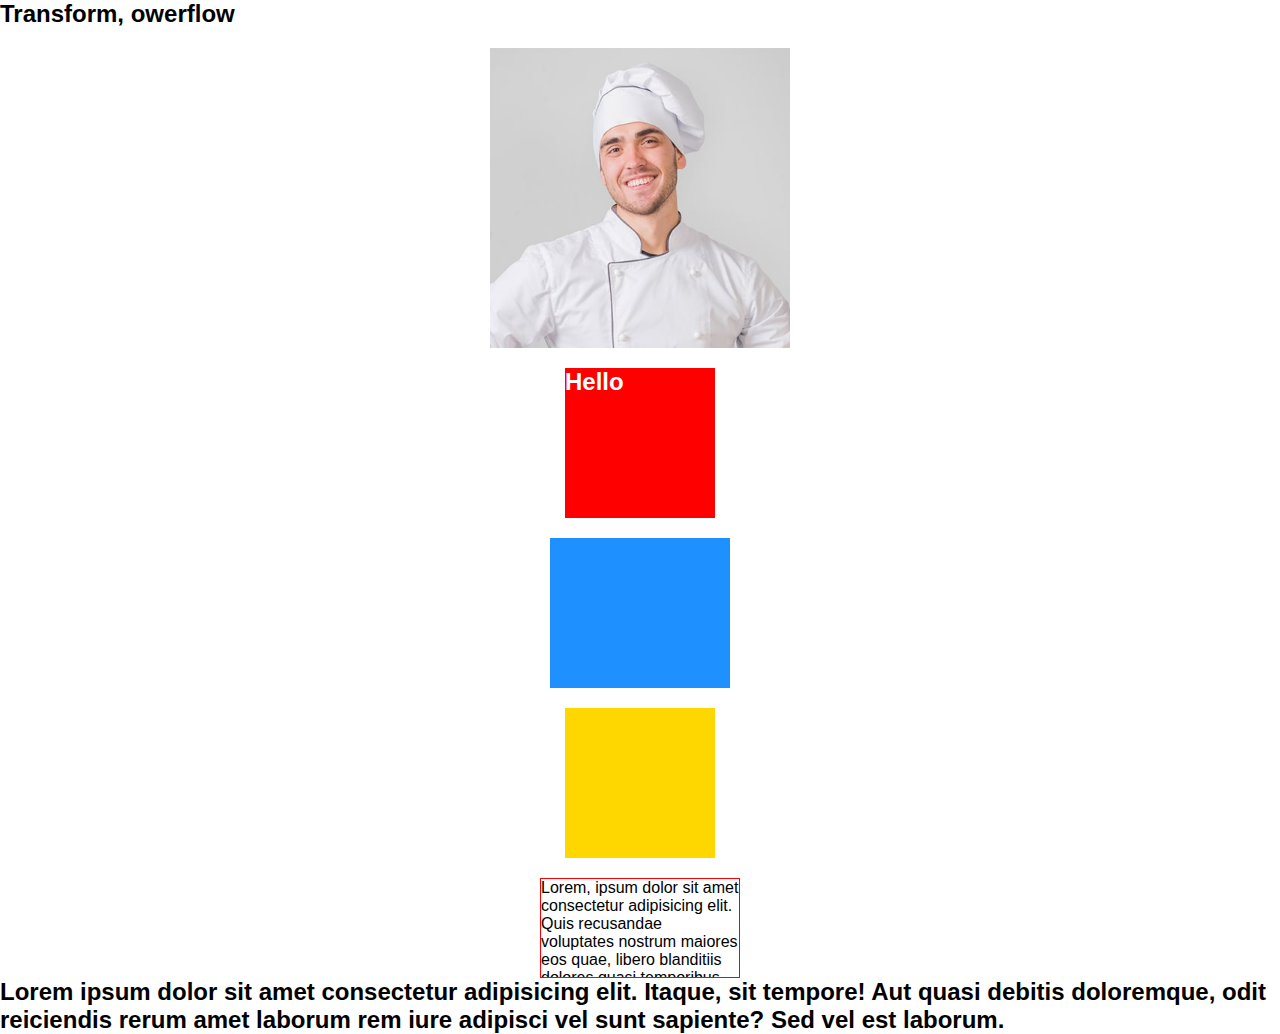
<file: Index.html>
<!DOCTYPE html>
<html lang="en">
<head>
    <meta charset="UTF-8">
    <meta http-equiv="X-UA-Compatible" content="IE=edge">
    <meta name="viewport" content="width=device-width, initial-scale=1.0">
    <title>Document</title>
    <link rel="stylesheet" href="./style.css">
</head>
<body>
    <h2>Transform, owerflow</h2>

    <div class="card">
        <img src="./team-1.jpg" alt="">
    </div>

    <div class="box">
        <h2>Hello</h2>
    </div>

    <div class="windows"></div>

    <div class="rect"></div>

    <div class="text">
        <p>Lorem, ipsum dolor sit amet consectetur adipisicing elit. Quis recusandae voluptates nostrum maiores eos quae, libero blanditiis dolores quasi temporibus. Aliquid optio eius laborum quidem doloribus reprehenderit architecto quia soluta. Lorem ipsum, dolor sit amet consectetur adipisicing elit. Deleniti itaque veritatis culpa praesentium ipsam et facilis odit esse nemo vitae repellendus earum numquam, libero, ratione animi iusto fuga quibusdam dicta?</p>
    </div>

    <h2>Lorem ipsum dolor sit amet consectetur adipisicing elit. Itaque, sit tempore! Aut quasi debitis doloremque, odit reiciendis rerum amet laborum rem iure adipisci vel sunt sapiente? Sed vel est laborum.</h2>


    
</body>
</html>
</file>
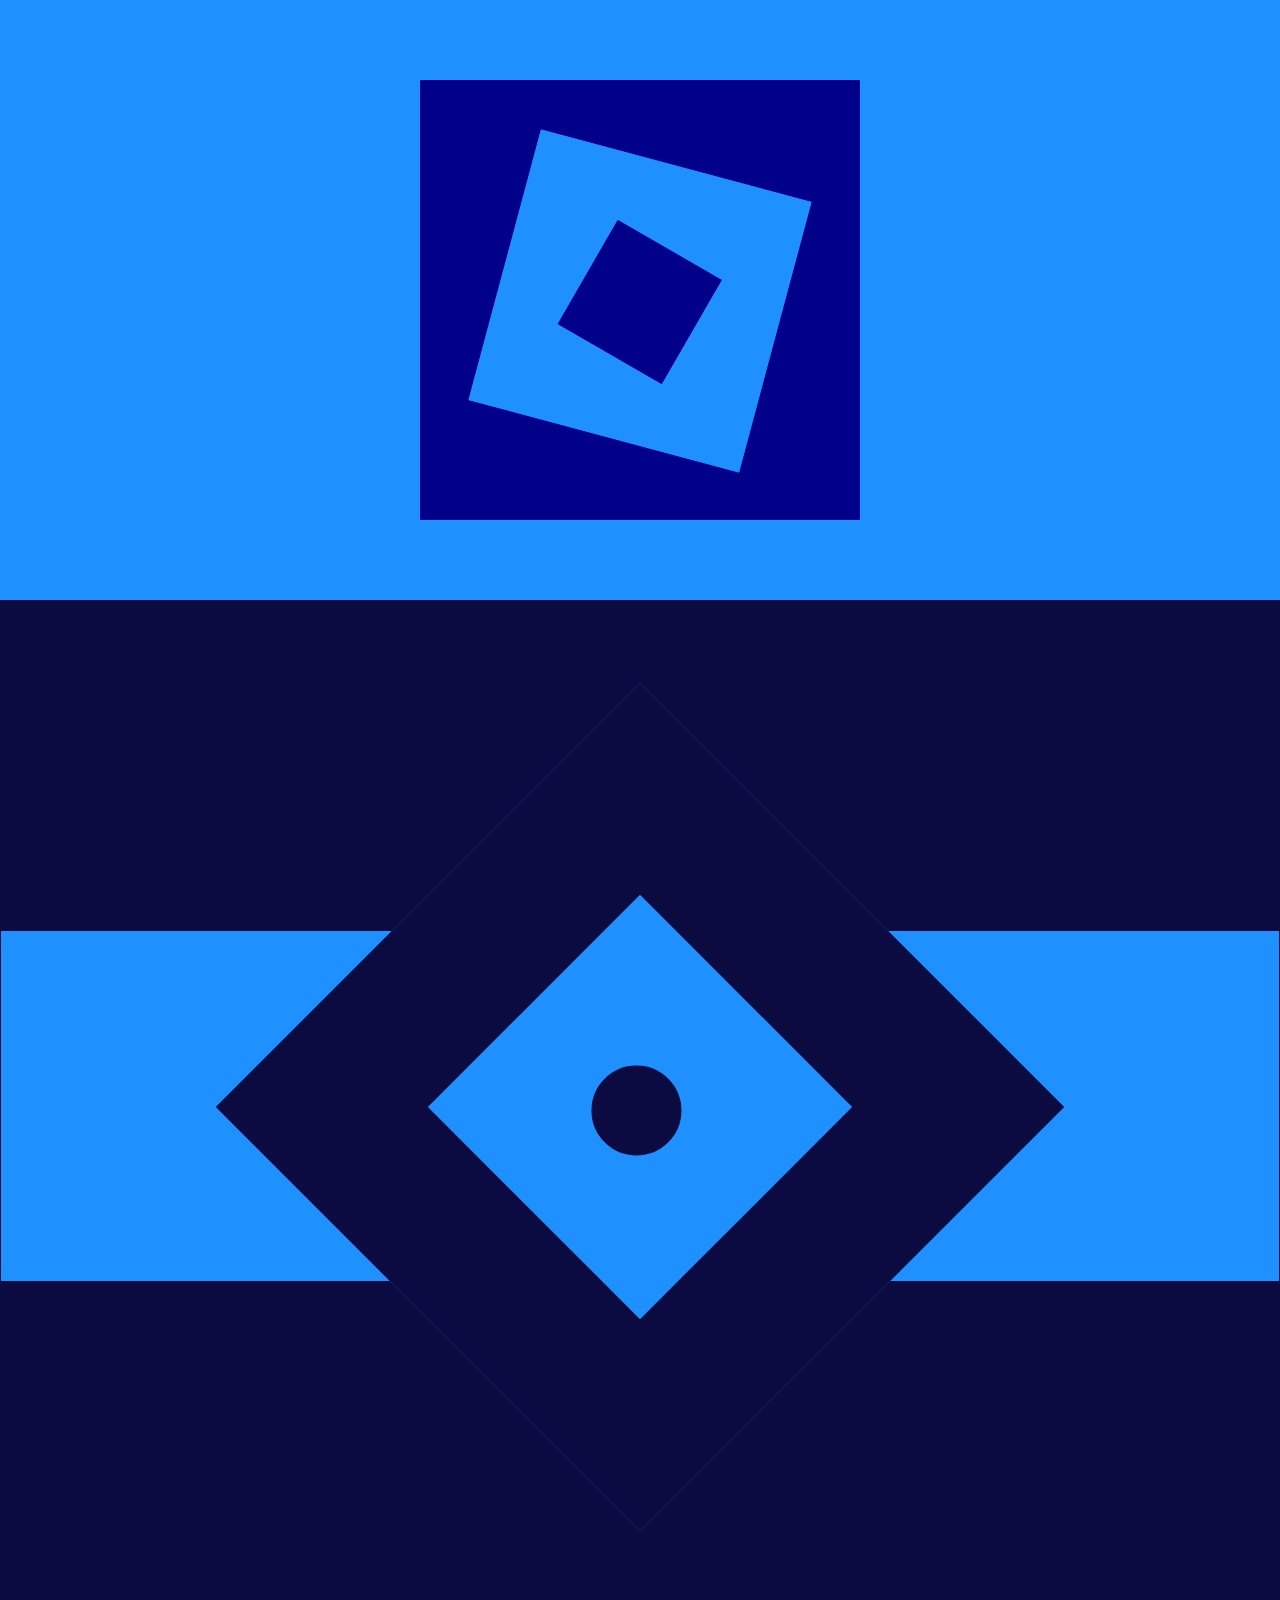
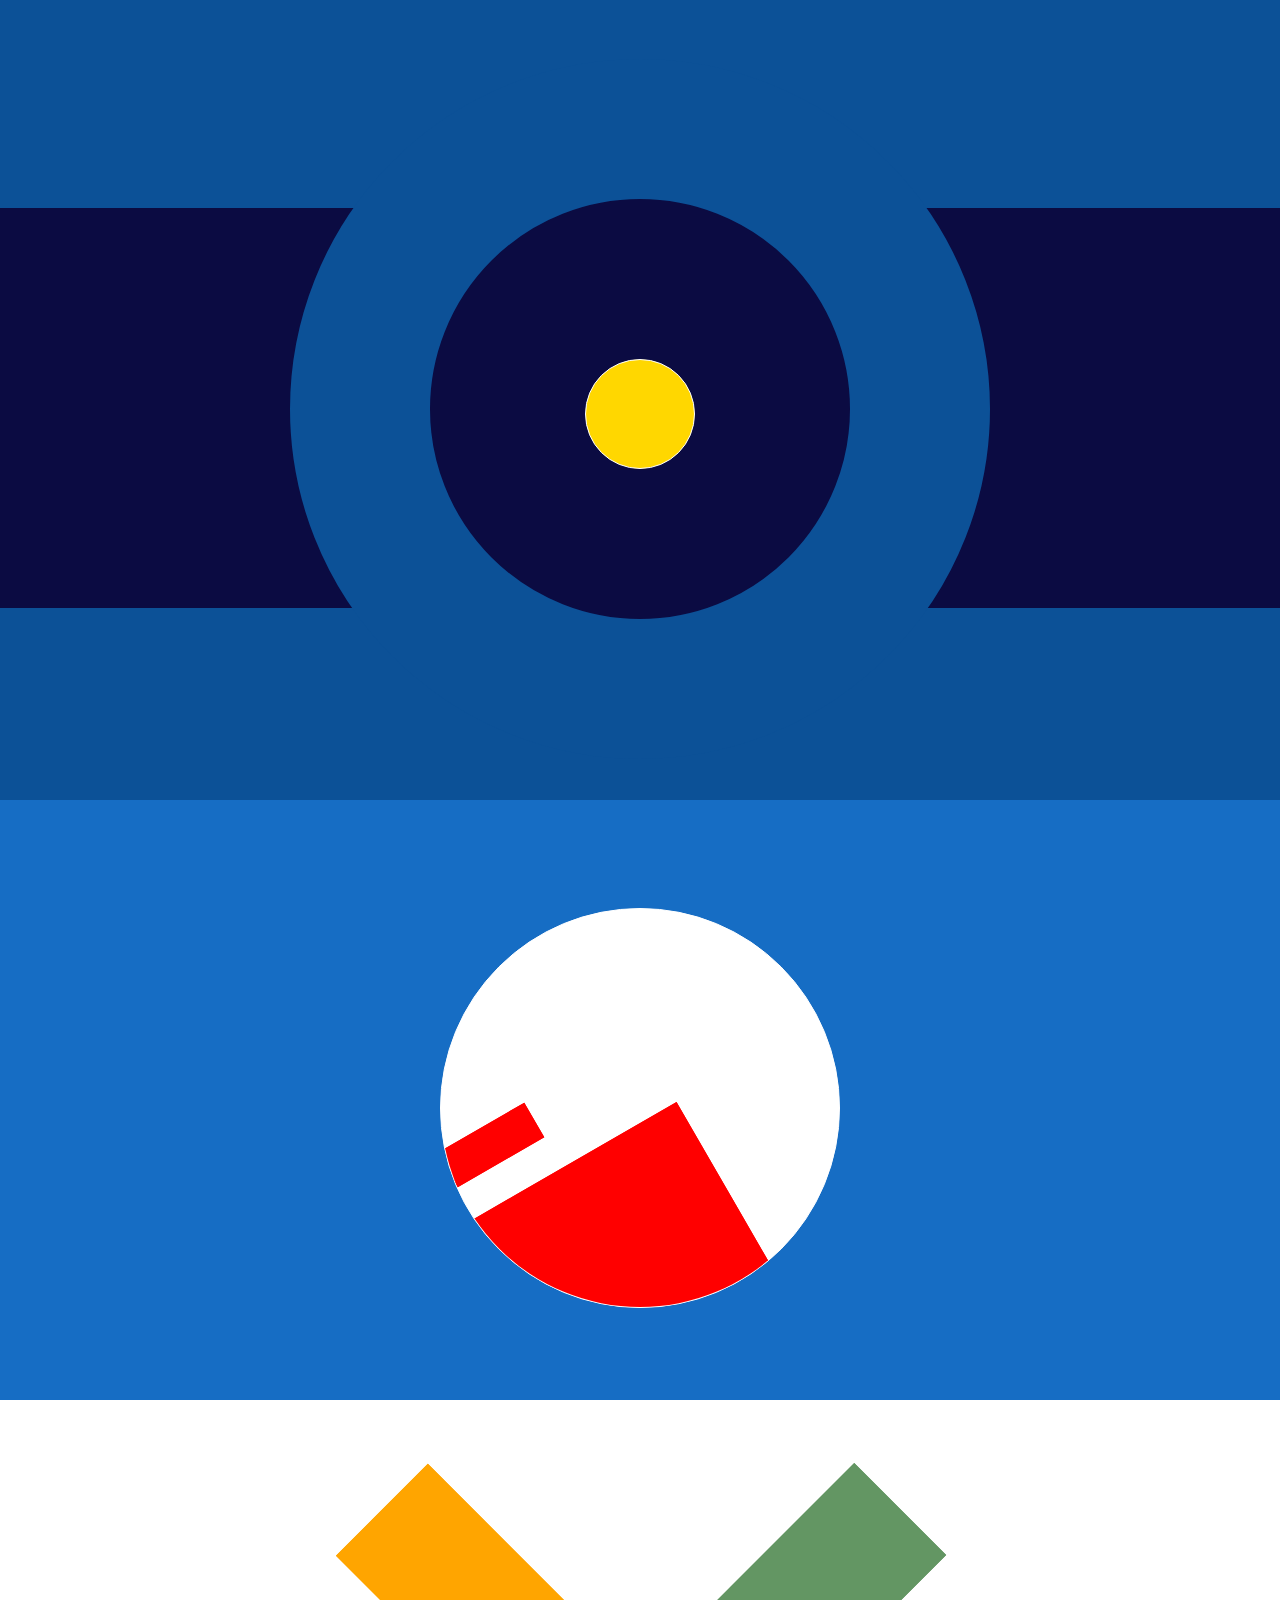
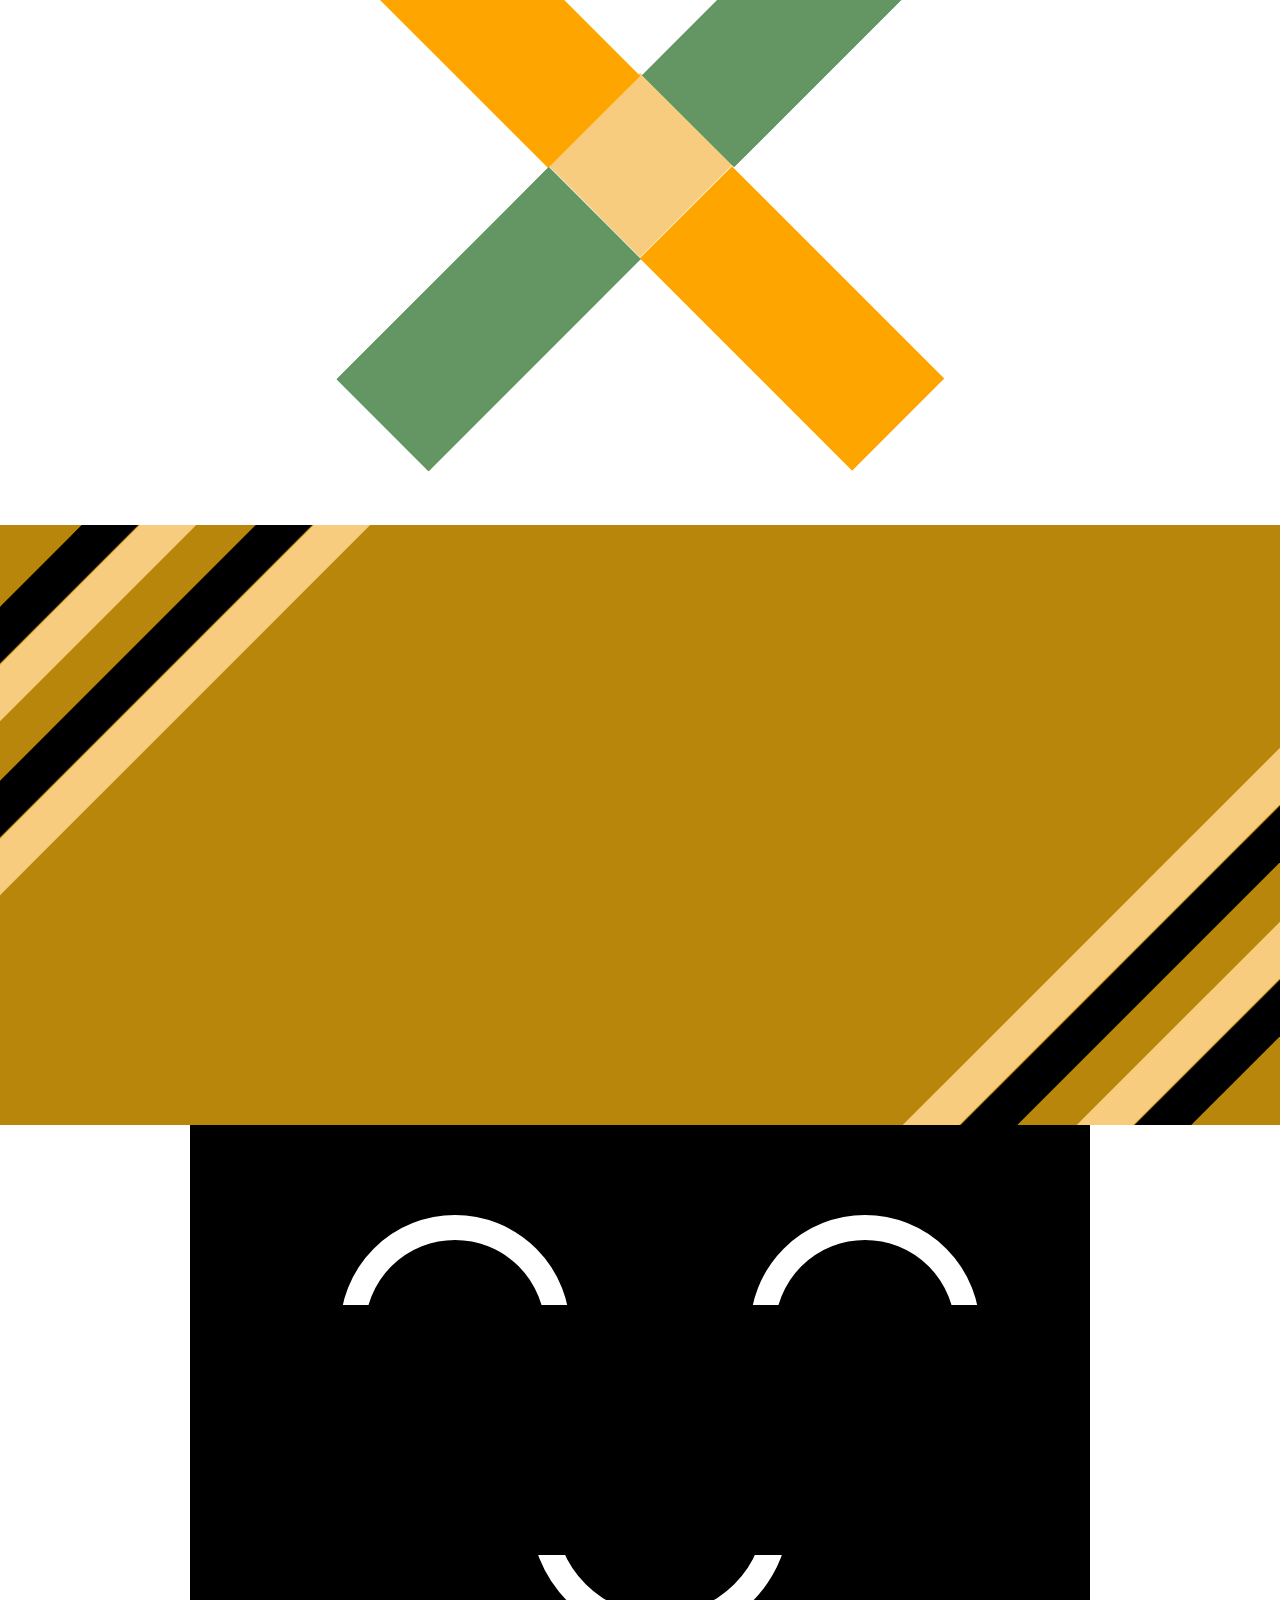
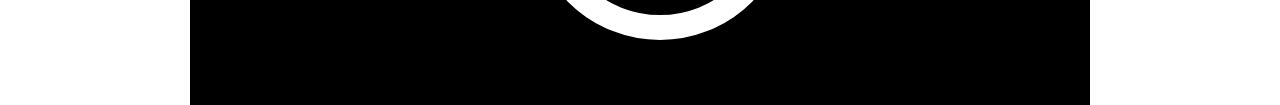
<file: Uy ishi014.html/Uy ishi014.html>
<!DOCTYPE html>
<html lang="en">
<head>
    <meta charset="UTF-8">
    <meta http-equiv="X-UA-Compatible" content="IE=edge">
    <meta name="viewport" content="width=device-width, initial-scale=1.0">
    <title>Document</title>
    <link rel="stylesheet" href="./style uy ishi014.css">
</head>
<body>
    <div class="box">
        <div class="box1">
            <div class="box2">
                <div class="box3"></div>
            </div>
        </div>
    </div>
    <div class="boxx">    
        <div class="boxx1">
            <div class="boxx2">
                <div class="boxx3"></div>
            </div>
        </div>
    </div> 
    <div class="boxxx">
    <br>
    <br>
    <br>
    <br>
    <br>
    <br>
    <br>
    <br>
    <br>
    <br>
    <br>
        <div class="boxxx1">
            <div class="boxxx2">
                <div class="boxxx3"></div>
            </div>
        </div>
    </div> 
    <div class="xbox">
        <br>
        <br>
        <br>
        <br>
        <br>
        <br>
        <div class="xbox1">
            <br>
            <br>
            <br>
            <br>
            <br>
            <br>
            <br>
            <br>
            <br>
            <br>
            <br>
            <br>
            <div class="xbox2"></div>
            <div class="xbox3"></div>    
        </div>
    </div>  
    <div class="xxbox">
        <div class="xxbox1">
            <div class="xxbox2">
                <div class="xxbox3">
                    <div class="xxbox4">
                        <div class="xxbox5"></div>
                    </div>
                </div>
            </div>
        </div>
    </div>
    <div class="xxxbox">
        <div class="xxxbbox1">
            <div class="xxxbbox2">
                <div class="xxxbbox3">
                    <div class="xxxbbox4"></div>
                </div>
            </div>
        </div>
        <div class="xxxbox1">
            <div class="xxxbox2">
                <div class="xxxbox3">
                    <div class="xxxbox4"></div>
                </div>
            </div>
        </div>
    </div>
    <div class="smile">
        <div class="smile1">
            <div class="smile2">
                <div class="smile3"></div>
            </div>
        </div>
        <div class="smile4"></div>
    </div>
</body>
</html>
</file>
<file: style.css>
*{
    margin: 0;
    padding: 0;
    box-sizing: border-box;
    font-family: sans-serif;
}
.card{
    width: 300px;
    height: 300px;
    margin: 20px auto;
}
.card img{
    width: 100%;
    height: 100%;
    object-fit: cover;
    transition: .5s;
}
.card:hover img{
    transform: scale(1.2) rotate(10deg);
}
.box{
    width: 150px;
    height: 150px;
    background: red;
    color: white;
    transition: 1s;
    margin: auto;
}
.box:hover{
    transform: translateY(-20px);
    transform: translateX(30px);
    transform: translate(30px, 30px);

    transform: rotate(90deg);
    transform: rotateX(180deg);
    transform: rotateY(180deg);

    transform: scaleX(3);
    transform: scaleY(1.5);
    transform: scale(1.5);

    transform: skewX(360deg);
    transform: skewY(60deg);

    transform: translateY(50px) rotate(30deg) scale(1.5);
    
}
.windows{
    width: 180px;
    height: 150px;
    background: dodgerblue;
    margin: 20px auto;
    transition: .5s;
}
.windows:hover{
    transform: perspective(200px) rotateY(-30deg);

}

.rect{
    width: 150px;
    height: 150px;
    background: gold;
    margin: 20px auto;
    transition: .5s;
    transform-origin: top left;
}
.rect:hover{
    transform: rotate(360deg);
}
.text{
    width: 200px;
    height: 100px;
    border: 1px solid red;
    margin: auto;
    overflow: hidden;
    overflow: auto;
}
</file>
<file: Uy ishi014.html/style uy ishi014.css>
*{
    margin: 0;
    padding: 0;
    box-sizing: border-box;
    font-family: sans-serif;
}
.box{
    width: 100%;
    height: 600px;
    padding-top: 20px;
    background: dodgerblue;
}
.box1{
    width: 440px;
    height: 440px;
    border: 1px solid darkblue;
    margin: auto;
    margin-top: 60px;
    background: darkblue;
}
.box2{
    width: 280px;
    height: 280px;
    border: 1px solid dodgerblue;
    margin: auto;
    margin-top: 80px;
    transform: rotate(15deg);
    background: dodgerblue;
}
.box3{
    width: 120px;
    height: 120px;
    border: 1px solid darkblue;
    margin: auto;
    margin-top: 80px;
    transform: rotate(15deg);
    background: darkblue;
}
.boxx{
    width: 100%;
    height: 1000px;
    background: rgb(11, 11, 66);
    border: 1px solid rgb(11, 11, 66);
}
.boxx1{
    width: 100%;
    height: 350px;
    background: dodgerblue;
    border: 1px solid dodgerblue;
    margin-top: 330px;
}
.boxx2{
    width: 600px;
    height: 600px;
    margin: auto;
    margin-top: -125px;
    background: dodgerblue;
    border: 150px solid rgb(11, 11, 66);
    transform: rotate(45deg);
}
.boxx3{
    width: 90px;
    height: 90px;
    margin: auto;
    background: rgb(11, 11, 66);
    margin-top: 110px;
    border-radius: 50%;
    border: 1px solid rgb(11, 11, 66);
}
.boxxx{
    width: 100%;
    height: 800px;
    background: rgb(12, 81, 151);
}
.boxxx1{
    width: 100%;
    height: 400px;
    background: rgb(11, 11, 66);
    border: 1px solid rgb(11, 11, 66);
    margin: auto;
    margin-top: 10px;
}
.boxxx2{
    width: 700px;
    height: 700px;
    background: rgb(11, 11, 66);
    margin: auto;
    border-radius: 50%;
    border: 140px solid rgb(12, 81, 151);
    margin-top: -150px;
}
.boxxx3{
    width: 110px;
    height: 110px;
    background: gold;
    margin: auto;
    border-radius: 50%;
    border: 1px solid white;
    margin-top: 160px;
}
.xbox{
    width: 100%;
    height: 600px;
    background: rgb(22, 109, 196);
}
.xbox1{
    width: 400px;
    height: 400px;
    background: white;
    margin: auto;
    border-radius: 50%;
    border: 1px solid white;
    overflow: hidden;
}
.xbox2{
    width: 100px;
    height: 40px;
    background: red;
    border: 1px solid red;
    transform: rotate(-30deg);
}
.xbox3{
    width: 440px;
    height: 700px;
    background: red;
    border: 1px solid red;
    transform: rotate(-30deg);
}
.xxbox{
    width: 100%;
    height: 425px;
}
.xxbox1{
    width: 130px;
    height: 130px;
    background: rgb(247, 204, 126);
    border: 1px solid rgb(247, 204, 126);
    margin: auto;
    margin-top: 300px;
    transform: rotate(45deg);
}
.xxbox2{
    width: 300px;
    height: 130px;
    background: orange;
    border: 1px solid orange;
    transform: translate(130px);
}
.xxbox3{
    width: 300px;
    height: 130px;
    background: orange;
    border: 1px solid orange;
    transform: translate(-430px);
}
.xxbox4{
    width: 300px;
    height: 130px;
    margin: auto;
    margin-top: 213px;
    background: rgb(99, 150, 99);
    border: 1px solid rgb(99, 150, 99);
    transform: rotate(-90deg) translateY(214px);
}
.xxbox5{
    width: 300px;
    height: 130px;
    background: rgb(99, 150, 99);
    border: 1px solid rgb(99, 150, 99);
    transform: translateX(430px);
}
.xxxbox{
    width: 100%;
    height: 600px;
    background: darkgoldenrod;
    overflow: hidden;
}
.xxxbbox1{
    width: 500px;
    height: 40px;
    margin-top: -160px;
    background: black;
    transform: rotate(-45deg) translateX(-130px);
}    
.xxxbbox2{
    width: 500px;
    height: 40px;
    background: rgb(247, 204, 126);
    transform: translateY(41px) translateX(-50px);
}
.xxxbbox3{
    width: 700px;
    height: 40px;
    background: black;
    transform: translateY(82px) translateX(-80px);
}
.xxxbbox4{
    width: 900px;
    height: 40px;
    background: rgb(247, 204, 126);
    transform: translateY(41px) translateX(-80px);
}
.xxxbox1{
    width: 900px;
    height: 40px;
    background: rgb(247, 204, 126);
    transform: rotate(-45deg);
    margin: 400px 61%;
}
.xxxbox2{
    width: 600px;
    height: 40px;
    background: black;
    transform: translateY(41px);
}
.xxxbox3{
    width: 500px;
    height: 40px;
    background: rgb(247, 204, 126);
    transform: translateY(82px);
}
.xxxbox4{
    width: 500px;
    height: 40px;
    background: black;
    transform: translateY(41px);
}
.smile{
    width: 900px;
    height: 580px;
    background: black;
    margin: auto;
    overflow: hidden;
}
.smile1{
    width: 230px;
    height: 230px;
    border-radius: 50%;
    border: 25px solid white;
    transform: translate(150px) translateY(90px);
}
.smile2{
    width: 230px;
    height: 230px;
    border-radius: 50%;
    border: 25px solid white;
    transform: translate(385px) translateY(-25px);
}
.smile3{
    width: 260px;
    height: 260px;
    border-radius: 50%;
    border: 25px solid white;
    transform: translate(-245px) translateY(140px);
}
.smile4{
    width: 100%;
    height: 250px;
    background: black;
    border: 1px solid black;
    transform: translateY(-50px);
}
</file>
